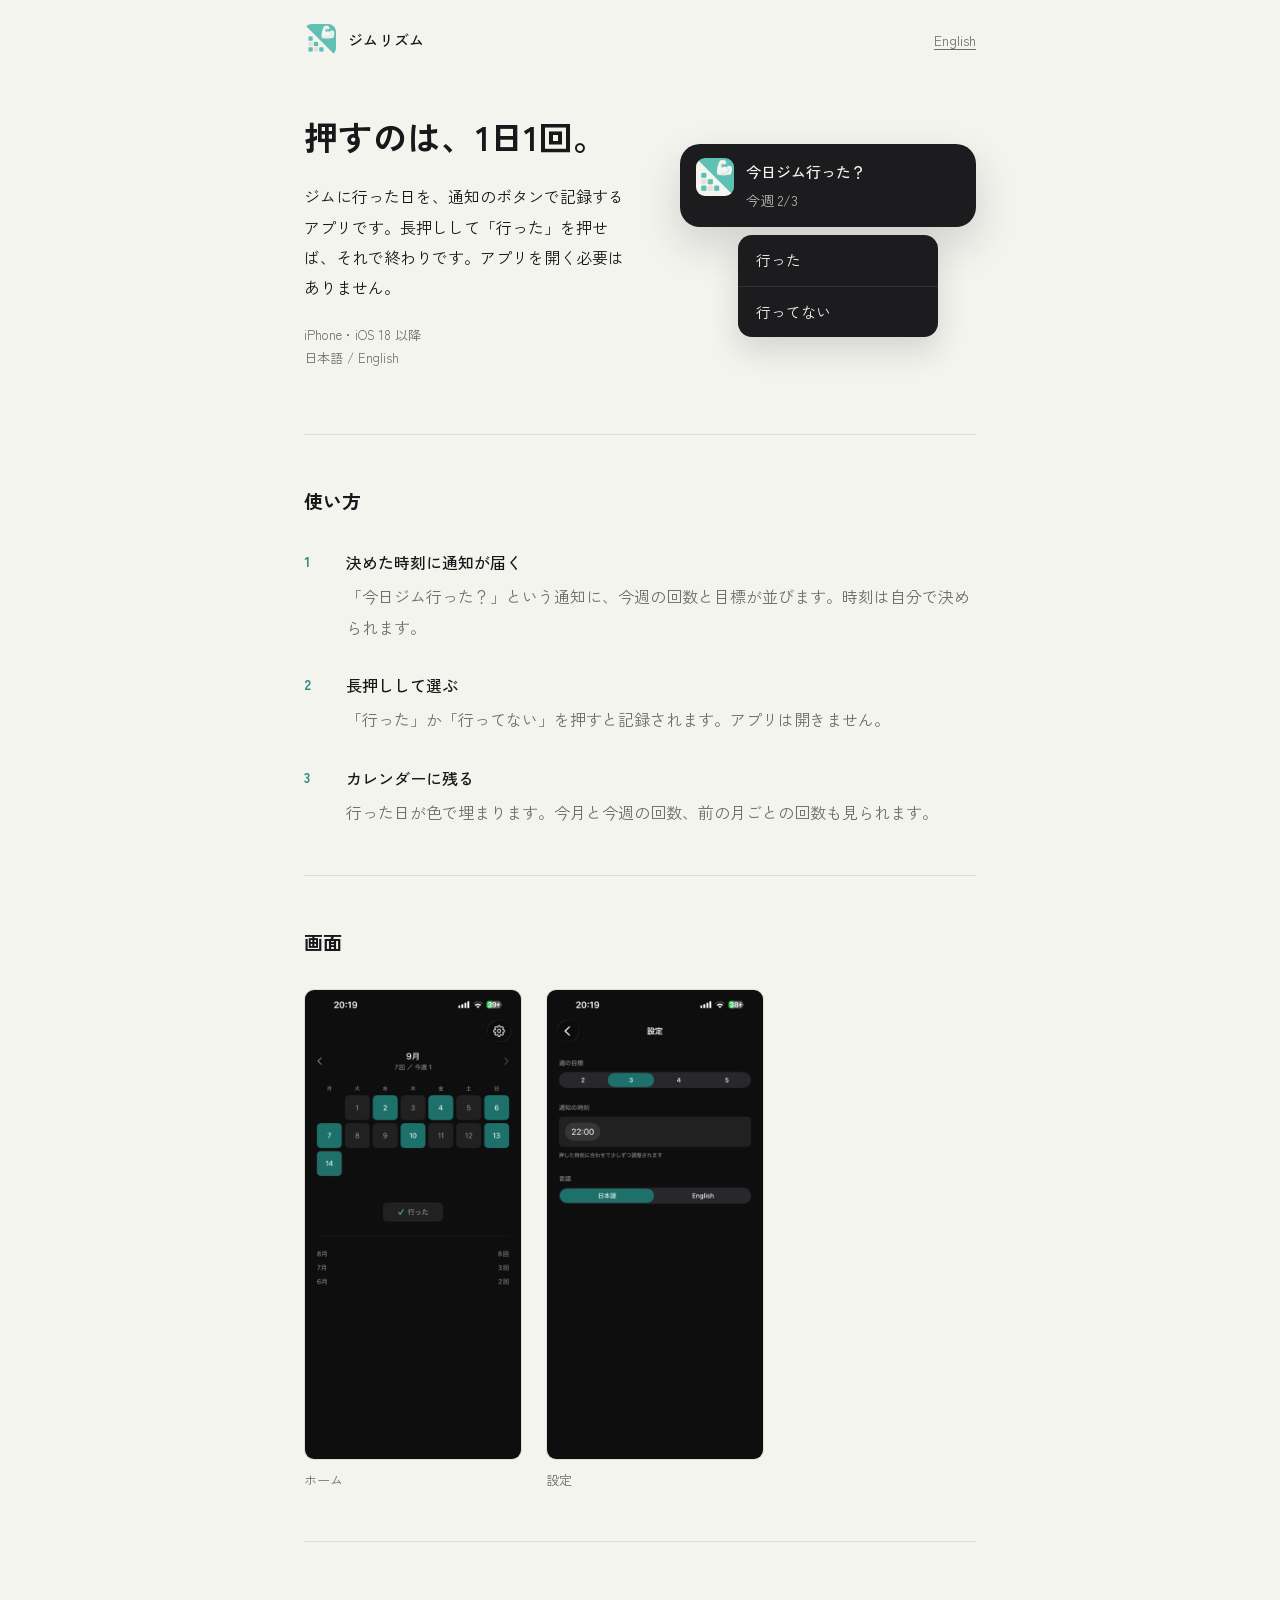
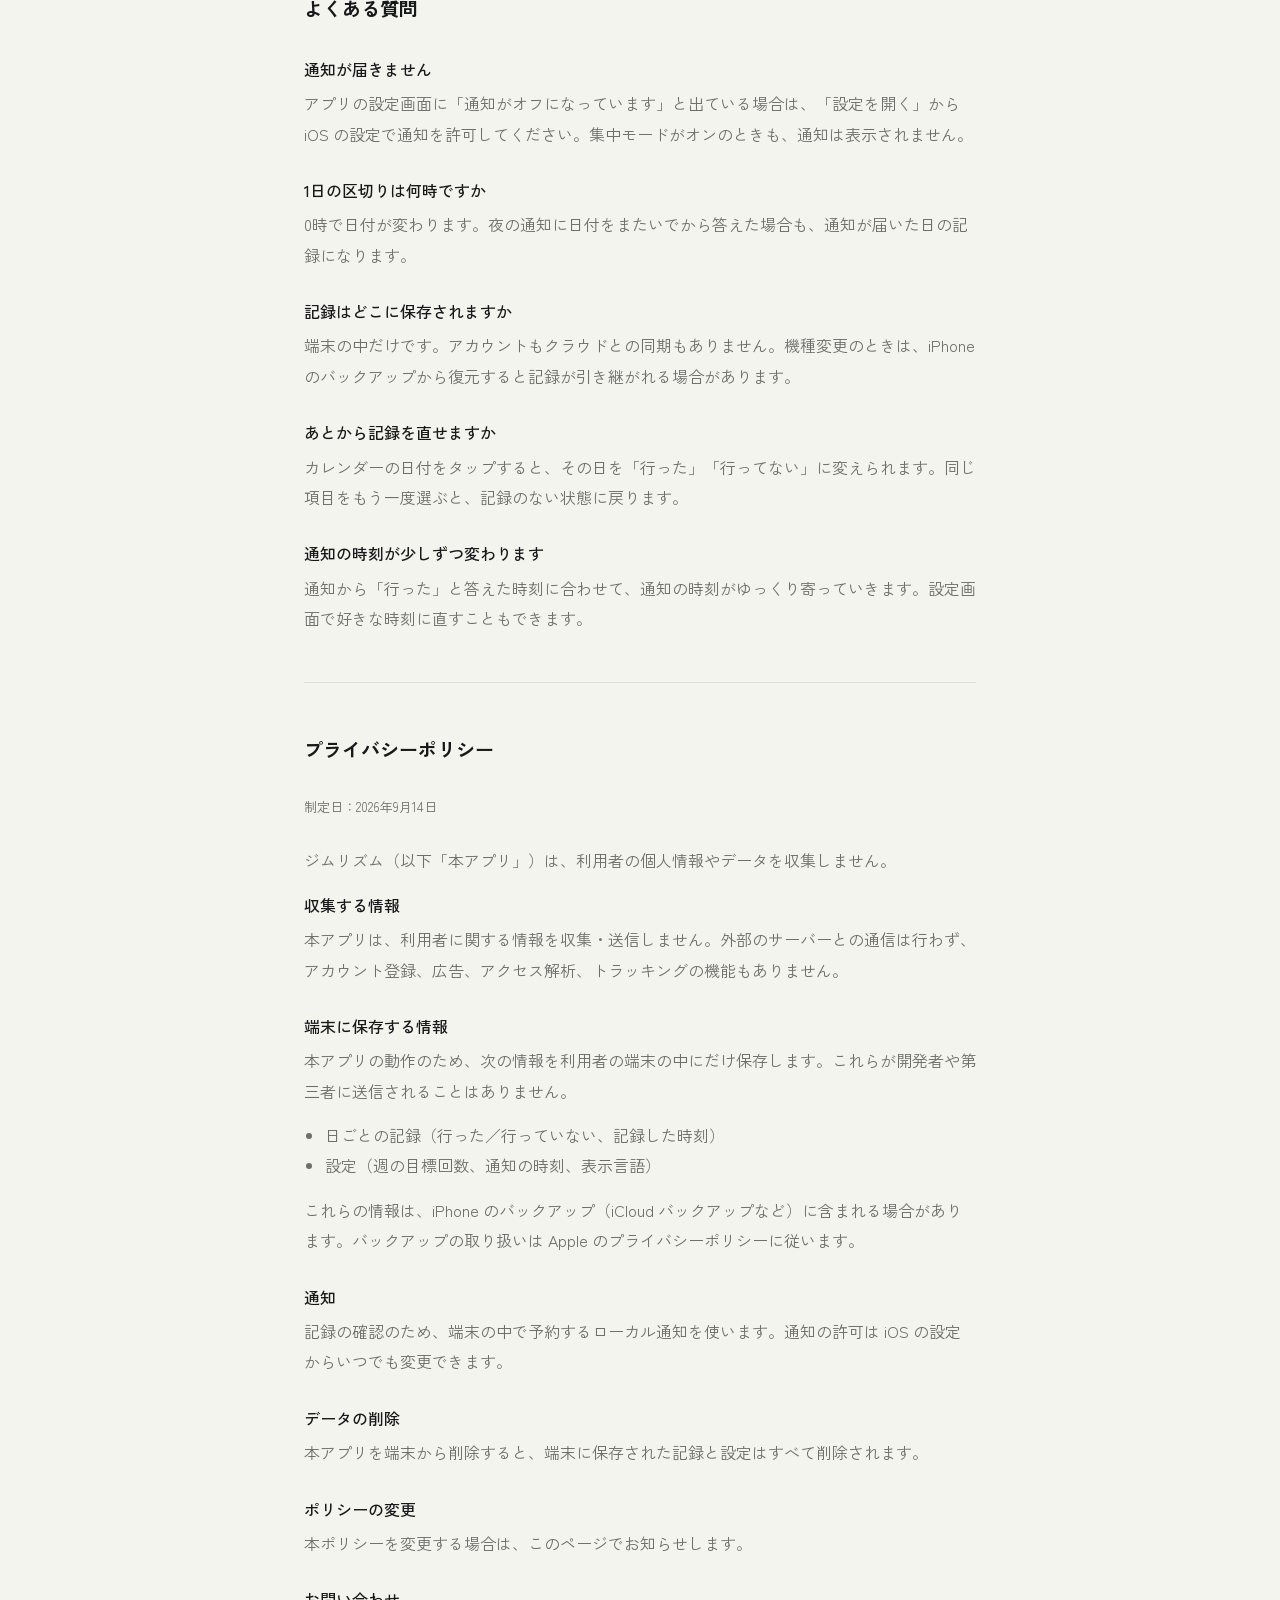
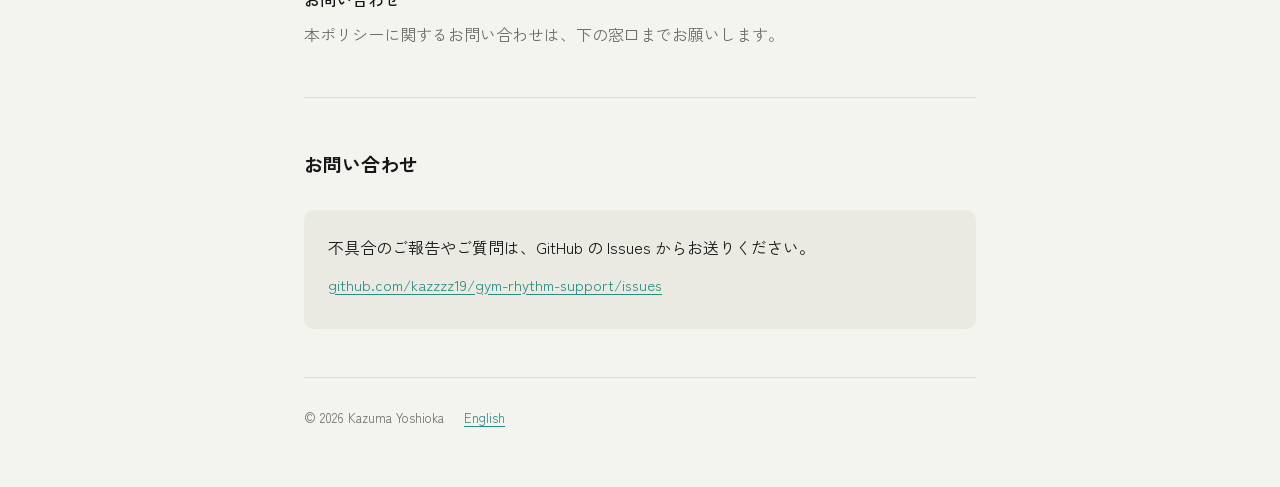
<file: index.html>
<!doctype html>
<html lang="ja">
<head>
<meta charset="utf-8">
<meta name="viewport" content="width=device-width, initial-scale=1">
<title>ジムリズム — サポートとプライバシーポリシー</title>
<meta name="description" content="ジムに行った日を、通知のボタンで記録する iPhone アプリ「ジムリズム」のサポートとプライバシーポリシー。">
<link rel="icon" href="assets/icon.png">
<link rel="preconnect" href="https://fonts.googleapis.com">
<link rel="preconnect" href="https://fonts.gstatic.com" crossorigin>
<link href="https://fonts.googleapis.com/css2?family=Zen+Kaku+Gothic+New:wght@400;500;700&display=swap" rel="stylesheet">
<link rel="stylesheet" href="style.css">
</head>
<body>
<div class="wrap">

  <div class="bar">
    <img src="assets/icon.png" alt="">
    <span class="name">ジムリズム</span>
    <a class="lang" href="en.html" hreflang="en">English</a>
  </div>

  <div class="hero">
    <div>
      <h1>押すのは、1日1回。</h1>
      <p>ジムに行った日を、通知のボタンで記録するアプリです。長押しして「行った」を押せば、それで終わりです。アプリを開く必要はありません。</p>
      <p class="spec">iPhone・iOS 18 以降<br>日本語 / English</p>
    </div>
    <div>
      <div class="notice">
        <img src="assets/icon.png" alt="">
        <div>
          <div class="title">今日ジム行った？</div>
          <div class="body">今週 2/3</div>
        </div>
      </div>
      <div class="actions">
        <div>行った</div>
        <div>行ってない</div>
      </div>
    </div>
  </div>

  <section>
    <h2>使い方</h2>
    <div class="steps">
      <div class="step">
        <div class="n">1</div>
        <div>
          <h3>決めた時刻に通知が届く</h3>
          <p>「今日ジム行った？」という通知に、今週の回数と目標が並びます。時刻は自分で決められます。</p>
        </div>
      </div>
      <div class="step">
        <div class="n">2</div>
        <div>
          <h3>長押しして選ぶ</h3>
          <p>「行った」か「行ってない」を押すと記録されます。アプリは開きません。</p>
        </div>
      </div>
      <div class="step">
        <div class="n">3</div>
        <div>
          <h3>カレンダーに残る</h3>
          <p>行った日が色で埋まります。今月と今週の回数、前の月ごとの回数も見られます。</p>
        </div>
      </div>
    </div>
  </section>

  <section>
    <h2>画面</h2>
    <div class="screens">
      <figure>
        <img src="assets/home.png" alt="月のカレンダーに、行った日が色で表示されているホーム画面">
        <figcaption>ホーム</figcaption>
      </figure>
      <figure>
        <img src="assets/settings.png" alt="週の目標、通知の時刻、言語を選ぶ設定画面">
        <figcaption>設定</figcaption>
      </figure>
    </div>
  </section>

  <section id="support">
    <h2>よくある質問</h2>
    <div class="qa">
      <div>
        <h3>通知が届きません</h3>
        <p>アプリの設定画面に「通知がオフになっています」と出ている場合は、「設定を開く」から iOS の設定で通知を許可してください。集中モードがオンのときも、通知は表示されません。</p>
      </div>
      <div>
        <h3>1日の区切りは何時ですか</h3>
        <p>0時で日付が変わります。夜の通知に日付をまたいでから答えた場合も、通知が届いた日の記録になります。</p>
      </div>
      <div>
        <h3>記録はどこに保存されますか</h3>
        <p>端末の中だけです。アカウントもクラウドとの同期もありません。機種変更のときは、iPhone のバックアップから復元すると記録が引き継がれる場合があります。</p>
      </div>
      <div>
        <h3>あとから記録を直せますか</h3>
        <p>カレンダーの日付をタップすると、その日を「行った」「行ってない」に変えられます。同じ項目をもう一度選ぶと、記録のない状態に戻ります。</p>
      </div>
      <div>
        <h3>通知の時刻が少しずつ変わります</h3>
        <p>通知から「行った」と答えた時刻に合わせて、通知の時刻がゆっくり寄っていきます。設定画面で好きな時刻に直すこともできます。</p>
      </div>
    </div>
  </section>

  <section id="privacy" class="policy">
    <h2>プライバシーポリシー</h2>
    <p class="stamp">制定日：2026年9月14日</p>

    <p>ジムリズム（以下「本アプリ」）は、利用者の個人情報やデータを収集しません。</p>

    <h3>収集する情報</h3>
    <p>本アプリは、利用者に関する情報を収集・送信しません。外部のサーバーとの通信は行わず、アカウント登録、広告、アクセス解析、トラッキングの機能もありません。</p>

    <h3>端末に保存する情報</h3>
    <p>本アプリの動作のため、次の情報を利用者の端末の中にだけ保存します。これらが開発者や第三者に送信されることはありません。</p>
    <ul>
      <li>日ごとの記録（行った／行っていない、記録した時刻）</li>
      <li>設定（週の目標回数、通知の時刻、表示言語）</li>
    </ul>
    <p>これらの情報は、iPhone のバックアップ（iCloud バックアップなど）に含まれる場合があります。バックアップの取り扱いは Apple のプライバシーポリシーに従います。</p>

    <h3>通知</h3>
    <p>記録の確認のため、端末の中で予約するローカル通知を使います。通知の許可は iOS の設定からいつでも変更できます。</p>

    <h3>データの削除</h3>
    <p>本アプリを端末から削除すると、端末に保存された記録と設定はすべて削除されます。</p>

    <h3>ポリシーの変更</h3>
    <p>本ポリシーを変更する場合は、このページでお知らせします。</p>

    <h3>お問い合わせ</h3>
    <p>本ポリシーに関するお問い合わせは、下の窓口までお願いします。</p>
  </section>

  <section>
    <h2>お問い合わせ</h2>
    <div class="contact">
      <p>不具合のご報告やご質問は、GitHub の Issues からお送りください。</p>
      <p class="link"><a href="https://github.com/kazzzz19/gym-rhythm-support/issues">github.com/kazzzz19/gym-rhythm-support/issues</a></p>
    </div>
  </section>

  <footer>
    <span>© 2026 Kazuma Yoshioka</span>
    <a href="en.html" hreflang="en">English</a>
  </footer>

</div>
</body>
</html>
</file>
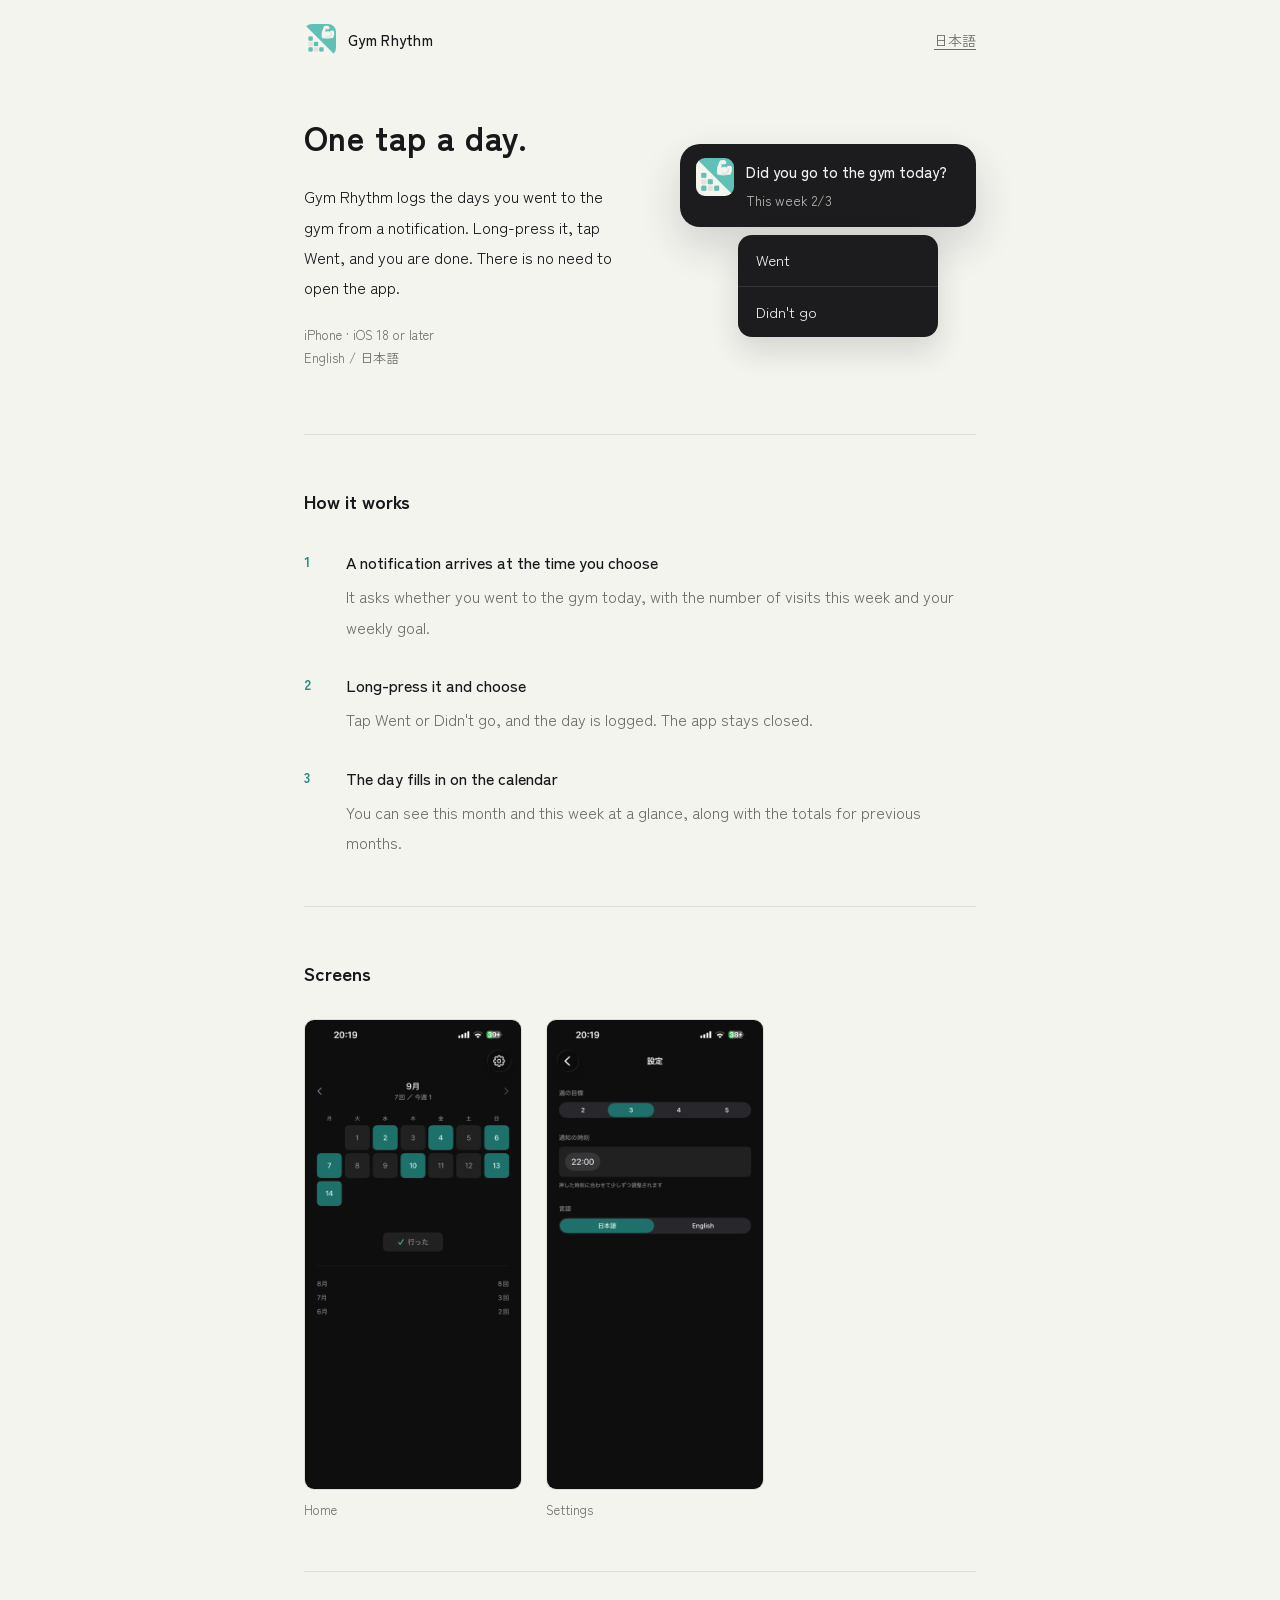
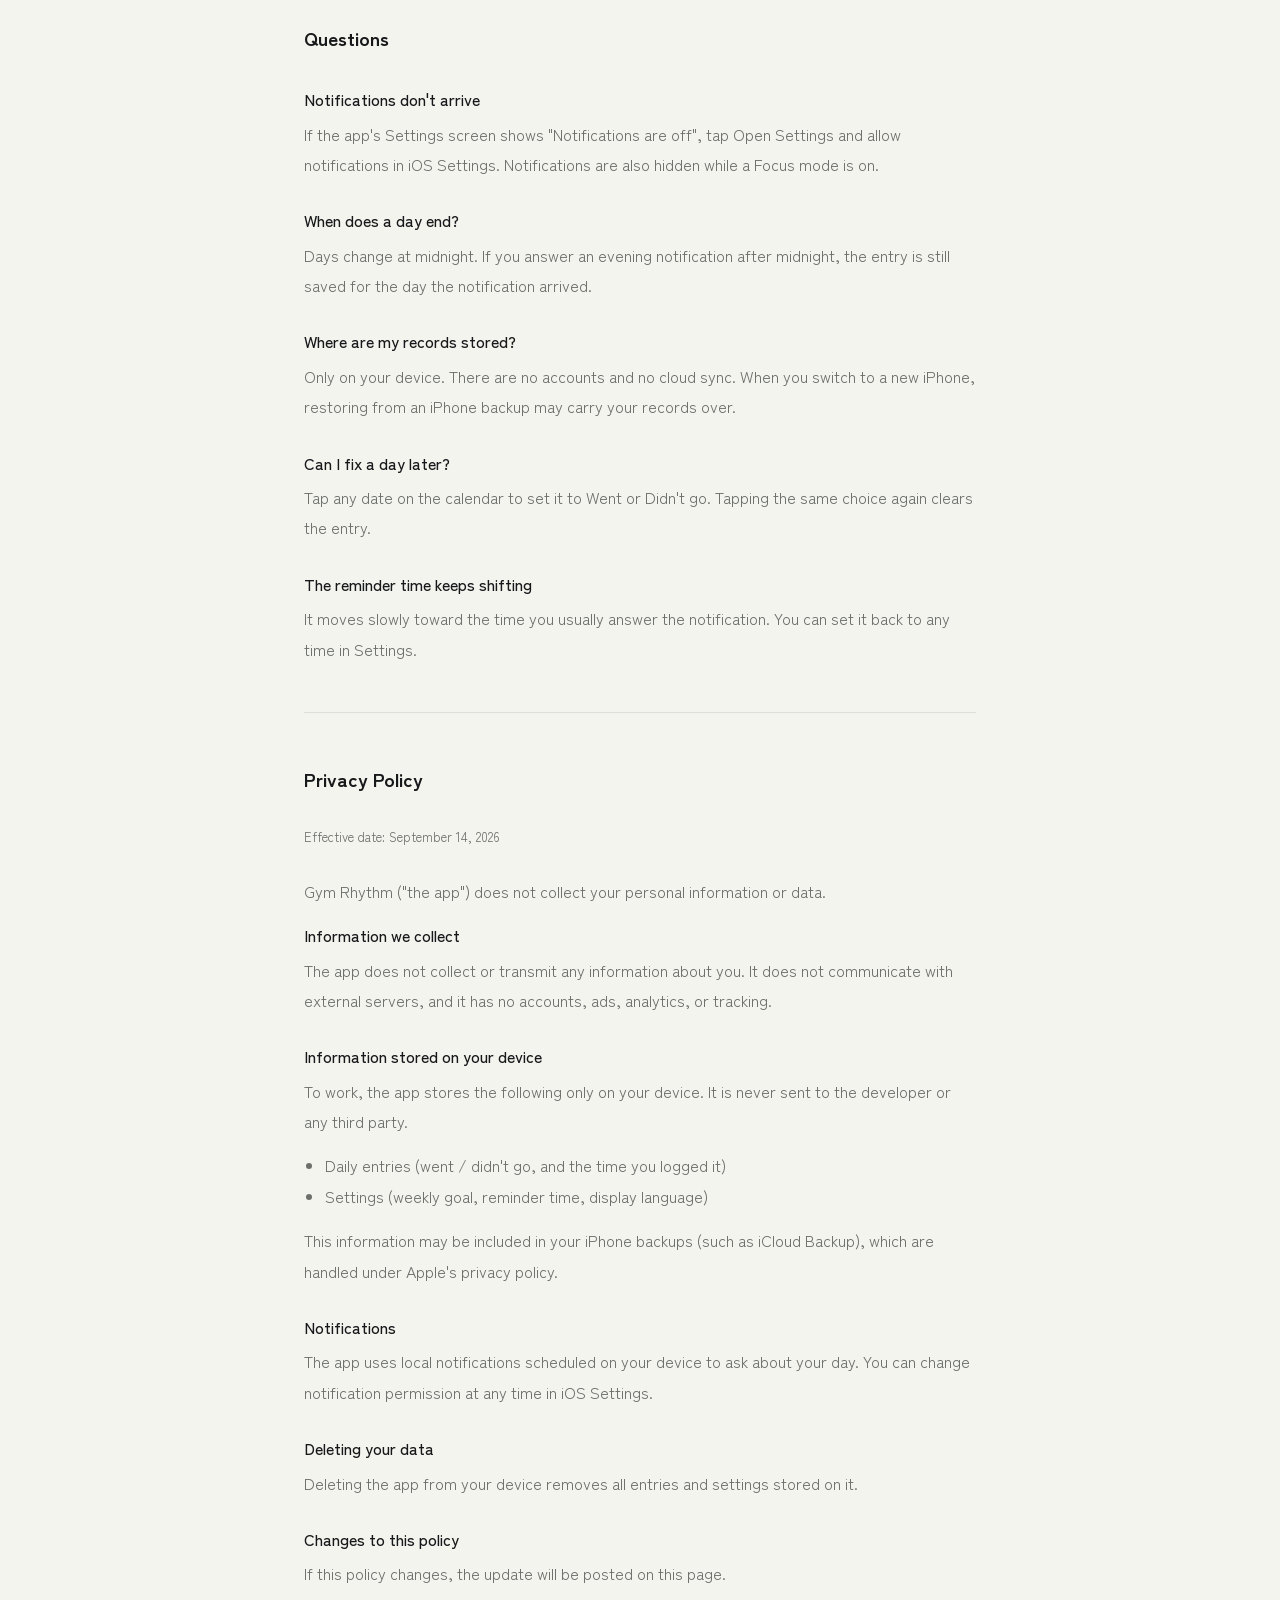
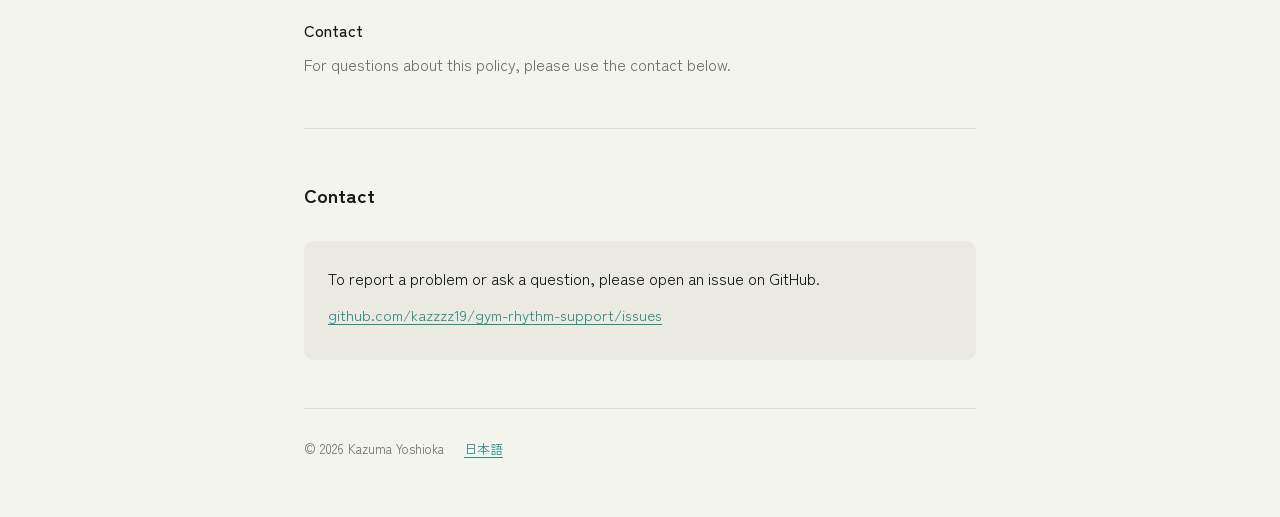
<file: en.html>
<!doctype html>
<html lang="en">
<head>
<meta charset="utf-8">
<meta name="viewport" content="width=device-width, initial-scale=1">
<title>Gym Rhythm — Support and Privacy Policy</title>
<meta name="description" content="Support and privacy policy for Gym Rhythm, an iPhone app that logs the days you went to the gym from a notification.">
<link rel="icon" href="assets/icon.png">
<link rel="preconnect" href="https://fonts.googleapis.com">
<link rel="preconnect" href="https://fonts.gstatic.com" crossorigin>
<link href="https://fonts.googleapis.com/css2?family=Zen+Kaku+Gothic+New:wght@400;500;700&display=swap" rel="stylesheet">
<link rel="stylesheet" href="style.css">
</head>
<body>
<div class="wrap">

  <div class="bar">
    <img src="assets/icon.png" alt="">
    <span class="name">Gym Rhythm</span>
    <a class="lang" href="index.html" hreflang="ja">日本語</a>
  </div>

  <div class="hero">
    <div>
      <h1>One tap a day.</h1>
      <p>Gym Rhythm logs the days you went to the gym from a notification. Long-press it, tap Went, and you are done. There is no need to open the app.</p>
      <p class="spec">iPhone · iOS 18 or later<br>English / 日本語</p>
    </div>
    <div>
      <div class="notice">
        <img src="assets/icon.png" alt="">
        <div>
          <div class="title">Did you go to the gym today?</div>
          <div class="body">This week 2/3</div>
        </div>
      </div>
      <div class="actions">
        <div>Went</div>
        <div>Didn't go</div>
      </div>
    </div>
  </div>

  <section>
    <h2>How it works</h2>
    <div class="steps">
      <div class="step">
        <div class="n">1</div>
        <div>
          <h3>A notification arrives at the time you choose</h3>
          <p>It asks whether you went to the gym today, with the number of visits this week and your weekly goal.</p>
        </div>
      </div>
      <div class="step">
        <div class="n">2</div>
        <div>
          <h3>Long-press it and choose</h3>
          <p>Tap Went or Didn't go, and the day is logged. The app stays closed.</p>
        </div>
      </div>
      <div class="step">
        <div class="n">3</div>
        <div>
          <h3>The day fills in on the calendar</h3>
          <p>You can see this month and this week at a glance, along with the totals for previous months.</p>
        </div>
      </div>
    </div>
  </section>

  <section>
    <h2>Screens</h2>
    <div class="screens">
      <figure>
        <img src="assets/home.png" alt="Home screen showing a monthly calendar with the days you went filled in">
        <figcaption>Home</figcaption>
      </figure>
      <figure>
        <img src="assets/settings.png" alt="Settings screen with weekly goal, reminder time, and language">
        <figcaption>Settings</figcaption>
      </figure>
    </div>
  </section>

  <section id="support">
    <h2>Questions</h2>
    <div class="qa">
      <div>
        <h3>Notifications don't arrive</h3>
        <p>If the app's Settings screen shows "Notifications are off", tap Open Settings and allow notifications in iOS Settings. Notifications are also hidden while a Focus mode is on.</p>
      </div>
      <div>
        <h3>When does a day end?</h3>
        <p>Days change at midnight. If you answer an evening notification after midnight, the entry is still saved for the day the notification arrived.</p>
      </div>
      <div>
        <h3>Where are my records stored?</h3>
        <p>Only on your device. There are no accounts and no cloud sync. When you switch to a new iPhone, restoring from an iPhone backup may carry your records over.</p>
      </div>
      <div>
        <h3>Can I fix a day later?</h3>
        <p>Tap any date on the calendar to set it to Went or Didn't go. Tapping the same choice again clears the entry.</p>
      </div>
      <div>
        <h3>The reminder time keeps shifting</h3>
        <p>It moves slowly toward the time you usually answer the notification. You can set it back to any time in Settings.</p>
      </div>
    </div>
  </section>

  <section id="privacy" class="policy">
    <h2>Privacy Policy</h2>
    <p class="stamp">Effective date: September 14, 2026</p>

    <p>Gym Rhythm ("the app") does not collect your personal information or data.</p>

    <h3>Information we collect</h3>
    <p>The app does not collect or transmit any information about you. It does not communicate with external servers, and it has no accounts, ads, analytics, or tracking.</p>

    <h3>Information stored on your device</h3>
    <p>To work, the app stores the following only on your device. It is never sent to the developer or any third party.</p>
    <ul>
      <li>Daily entries (went / didn't go, and the time you logged it)</li>
      <li>Settings (weekly goal, reminder time, display language)</li>
    </ul>
    <p>This information may be included in your iPhone backups (such as iCloud Backup), which are handled under Apple's privacy policy.</p>

    <h3>Notifications</h3>
    <p>The app uses local notifications scheduled on your device to ask about your day. You can change notification permission at any time in iOS Settings.</p>

    <h3>Deleting your data</h3>
    <p>Deleting the app from your device removes all entries and settings stored on it.</p>

    <h3>Changes to this policy</h3>
    <p>If this policy changes, the update will be posted on this page.</p>

    <h3>Contact</h3>
    <p>For questions about this policy, please use the contact below.</p>
  </section>

  <section>
    <h2>Contact</h2>
    <div class="contact">
      <p>To report a problem or ask a question, please open an issue on GitHub.</p>
      <p class="link"><a href="https://github.com/kazzzz19/gym-rhythm-support/issues">github.com/kazzzz19/gym-rhythm-support/issues</a></p>
    </div>
  </section>

  <footer>
    <span>© 2026 Kazuma Yoshioka</span>
    <a href="index.html" hreflang="ja">日本語</a>
  </footer>

</div>
</body>
</html>
</file>
<file: style.css>
:root {
  --paper: #F4F4EF;
  --ink: #17181A;
  --muted: #6C6F6A;
  --teal: #2A8C83;
  --teal-fill: #5FBFB5;
  --line: #DEDED6;
  --surface: #EAEAE3;
  --bubble: #1C1C1E;
  --bubble-ink: #F2F2F0;
  --bubble-line: #333336;
  --radius: 10px;
}

@media (prefers-color-scheme: dark) {
  :root {
    --paper: #131313;
    --ink: #EDEDE9;
    --muted: #97978F;
    --teal: #5FBFB5;
    --teal-fill: #2F8078;
    --line: #2C2C2C;
    --surface: #1E1E1E;
    --bubble: #262628;
    --bubble-ink: #F2F2F0;
    --bubble-line: #3C3C3F;
  }
}

* { box-sizing: border-box; }

html { -webkit-text-size-adjust: 100%; }

body {
  margin: 0;
  background: var(--paper);
  color: var(--ink);
  font-family: "Zen Kaku Gothic New", -apple-system, BlinkMacSystemFont, "Hiragino Sans", sans-serif;
  font-size: 16px;
  line-height: 1.9;
  font-feature-settings: "palt";
}

a { color: var(--teal); text-underline-offset: 3px; }
a:focus-visible { outline: 2px solid var(--teal); outline-offset: 3px; border-radius: 3px; }

.wrap {
  max-width: 720px;
  margin: 0 auto;
  padding-inline: 24px;
}

/* ---- top bar ---- */

.bar {
  display: flex;
  align-items: center;
  gap: 12px;
  padding-block: 24px 0;
}

.bar img {
  width: 32px;
  height: 32px;
  border-radius: 8px;
  display: block;
}

.bar .name {
  font-size: 15px;
  font-weight: 500;
  letter-spacing: 0.02em;
}

.bar .lang {
  margin-left: auto;
  font-size: 14px;
  color: var(--muted);
}

/* ---- hero ---- */

.hero {
  display: grid;
  gap: 40px;
  padding-block: 56px 64px;
}

.hero h1 {
  font-size: clamp(27px, 5.6vw, 34px);
  font-weight: 700;
  line-height: 1.45;
  letter-spacing: 0.01em;
  line-break: strict;
  word-break: keep-all;
  margin: 0 0 20px;
}

.hero p {
  margin: 0;
  max-width: 34em;
}

.hero .spec {
  margin-top: 20px;
  font-size: 13px;
  color: var(--muted);
  line-height: 1.8;
}

@media (min-width: 720px) {
  .hero {
    grid-template-columns: 1fr 296px;
    align-items: center;
    gap: 48px;
  }
}

/* ---- notification mock ---- */

.notice {
  background: var(--bubble);
  color: var(--bubble-ink);
  border-radius: 20px;
  padding: 14px 16px;
  display: flex;
  gap: 12px;
  align-items: flex-start;
  box-shadow: 0 18px 40px rgba(20, 30, 28, 0.16);
}

.notice img {
  width: 38px;
  height: 38px;
  border-radius: 9px;
  display: block;
}

.notice .title { font-size: 15px; font-weight: 500; }
.notice .body { font-size: 14px; color: #B9B9B4; }

.actions {
  margin: 8px 0 0 58px;
  background: var(--bubble);
  border-radius: 14px;
  overflow: hidden;
  width: 200px;
  box-shadow: 0 14px 30px rgba(20, 30, 28, 0.14);
}

.actions div {
  color: var(--bubble-ink);
  font-size: 15px;
  padding: 11px 18px;
}

.actions div + div { border-top: 1px solid var(--bubble-line); }

/* ---- sections ---- */

section {
  border-top: 1px solid var(--line);
  padding-block: 48px;
}

h2 {
  font-size: 19px;
  font-weight: 700;
  margin: 0 0 28px;
}

h3 {
  font-size: 16px;
  font-weight: 500;
  margin: 0 0 4px;
}

p { margin: 0 0 14px; }
p:last-child { margin-bottom: 0; }

/* ---- steps ---- */

.steps { display: grid; gap: 28px; }

.step { display: grid; grid-template-columns: 28px 1fr; gap: 14px; }

.step .n {
  font-size: 14px;
  font-weight: 700;
  color: var(--teal);
  line-height: 2.1;
}

.step p { color: var(--muted); margin: 0; }

/* ---- screens ---- */

.screens {
  display: grid;
  grid-template-columns: repeat(2, minmax(0, 1fr));
  gap: 24px;
  max-width: 460px;
}

.screens figure { margin: 0; }

.screens img {
  width: 100%;
  border: 1px solid var(--line);
  border-radius: var(--radius);
  display: block;
}

.screens figcaption {
  font-size: 13px;
  color: var(--muted);
  margin-top: 8px;
}

/* ---- question list ---- */

.qa { display: grid; gap: 26px; }
.qa p { color: var(--muted); margin: 0; }

/* ---- policy ---- */

.policy h3 { margin-top: 26px; }
.policy h3:first-of-type { margin-top: 0; }
.policy p, .policy li { color: var(--muted); }
.policy ul { margin: 0 0 14px; padding-left: 1.3em; }
.policy .stamp { font-size: 13px; margin-bottom: 26px; }

/* ---- contact ---- */

.contact {
  background: var(--surface);
  border-radius: var(--radius);
  padding: 22px 24px;
}

.contact p { margin-bottom: 8px; }
.contact .link { word-break: break-all; font-size: 15px; }

/* ---- footer ---- */

footer {
  border-top: 1px solid var(--line);
  padding-block: 28px 56px;
  font-size: 13px;
  color: var(--muted);
  display: flex;
  flex-wrap: wrap;
  gap: 8px 20px;
}
</file>
